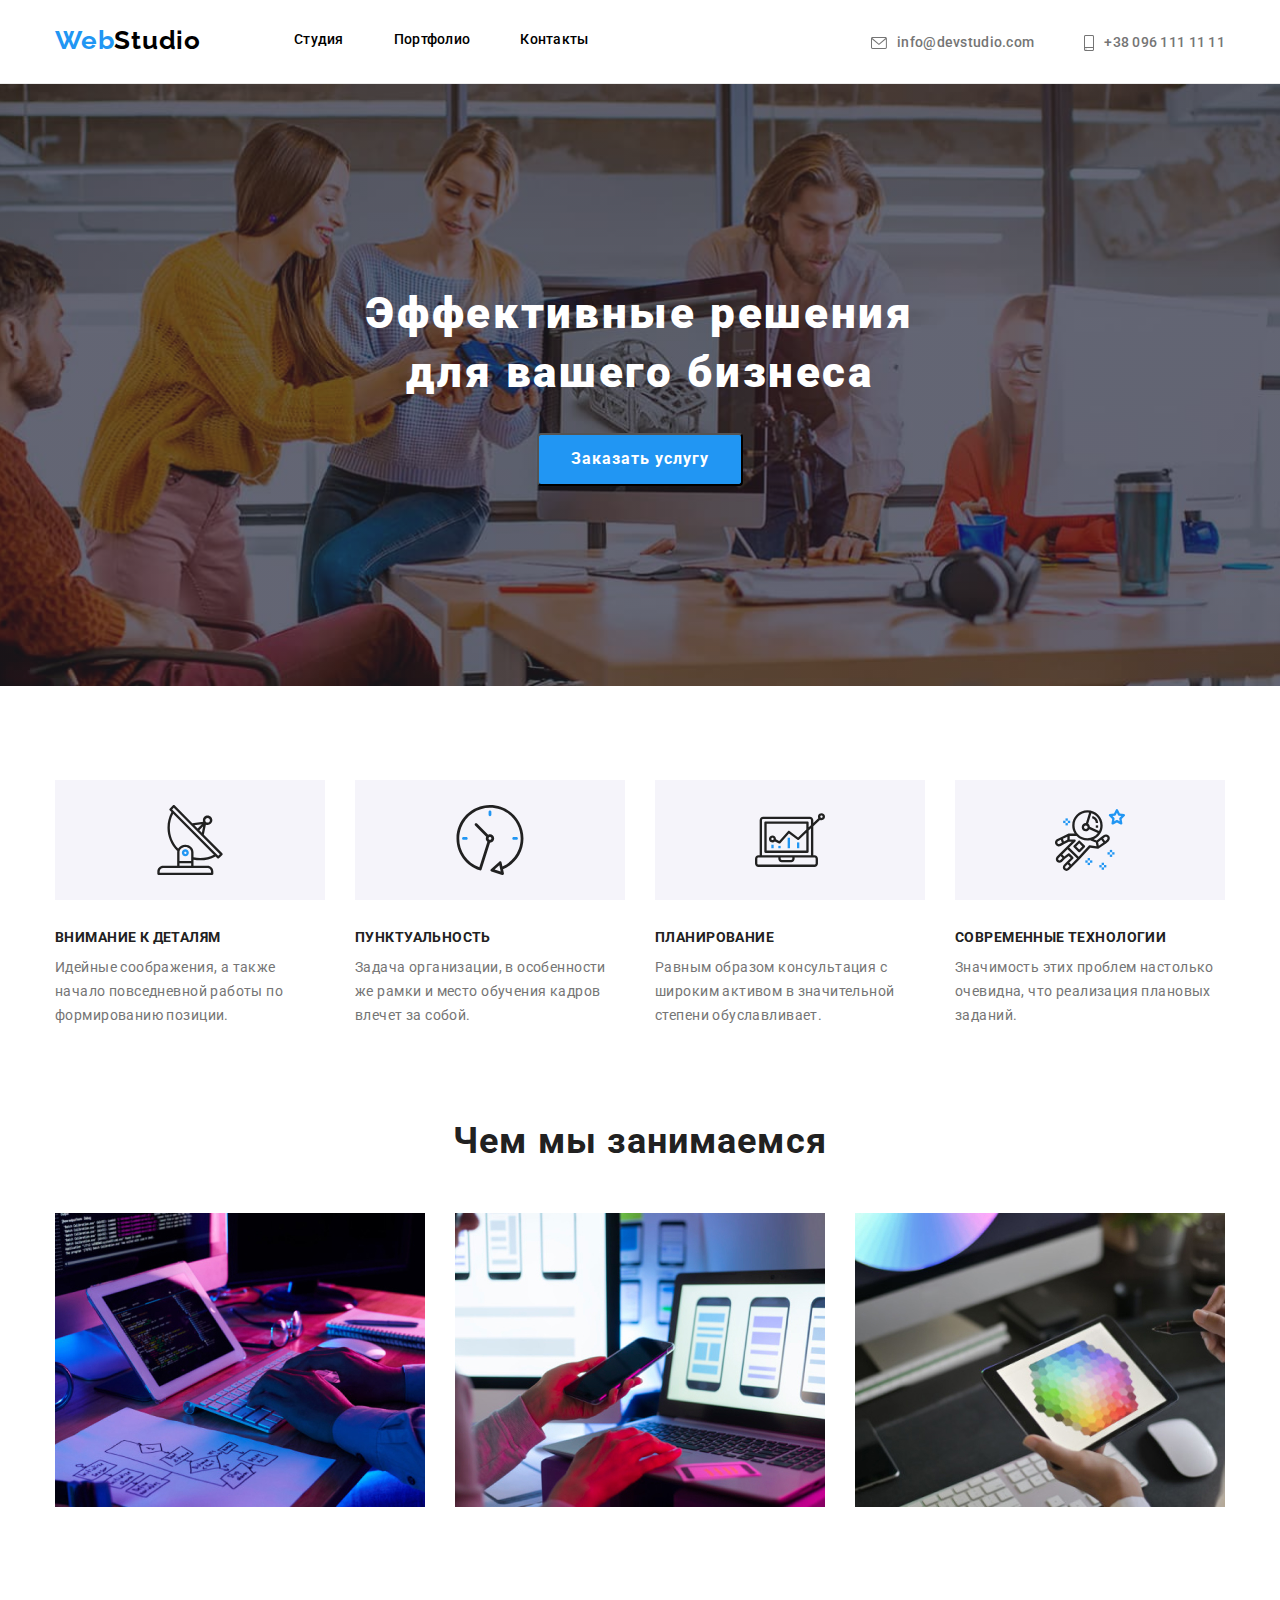
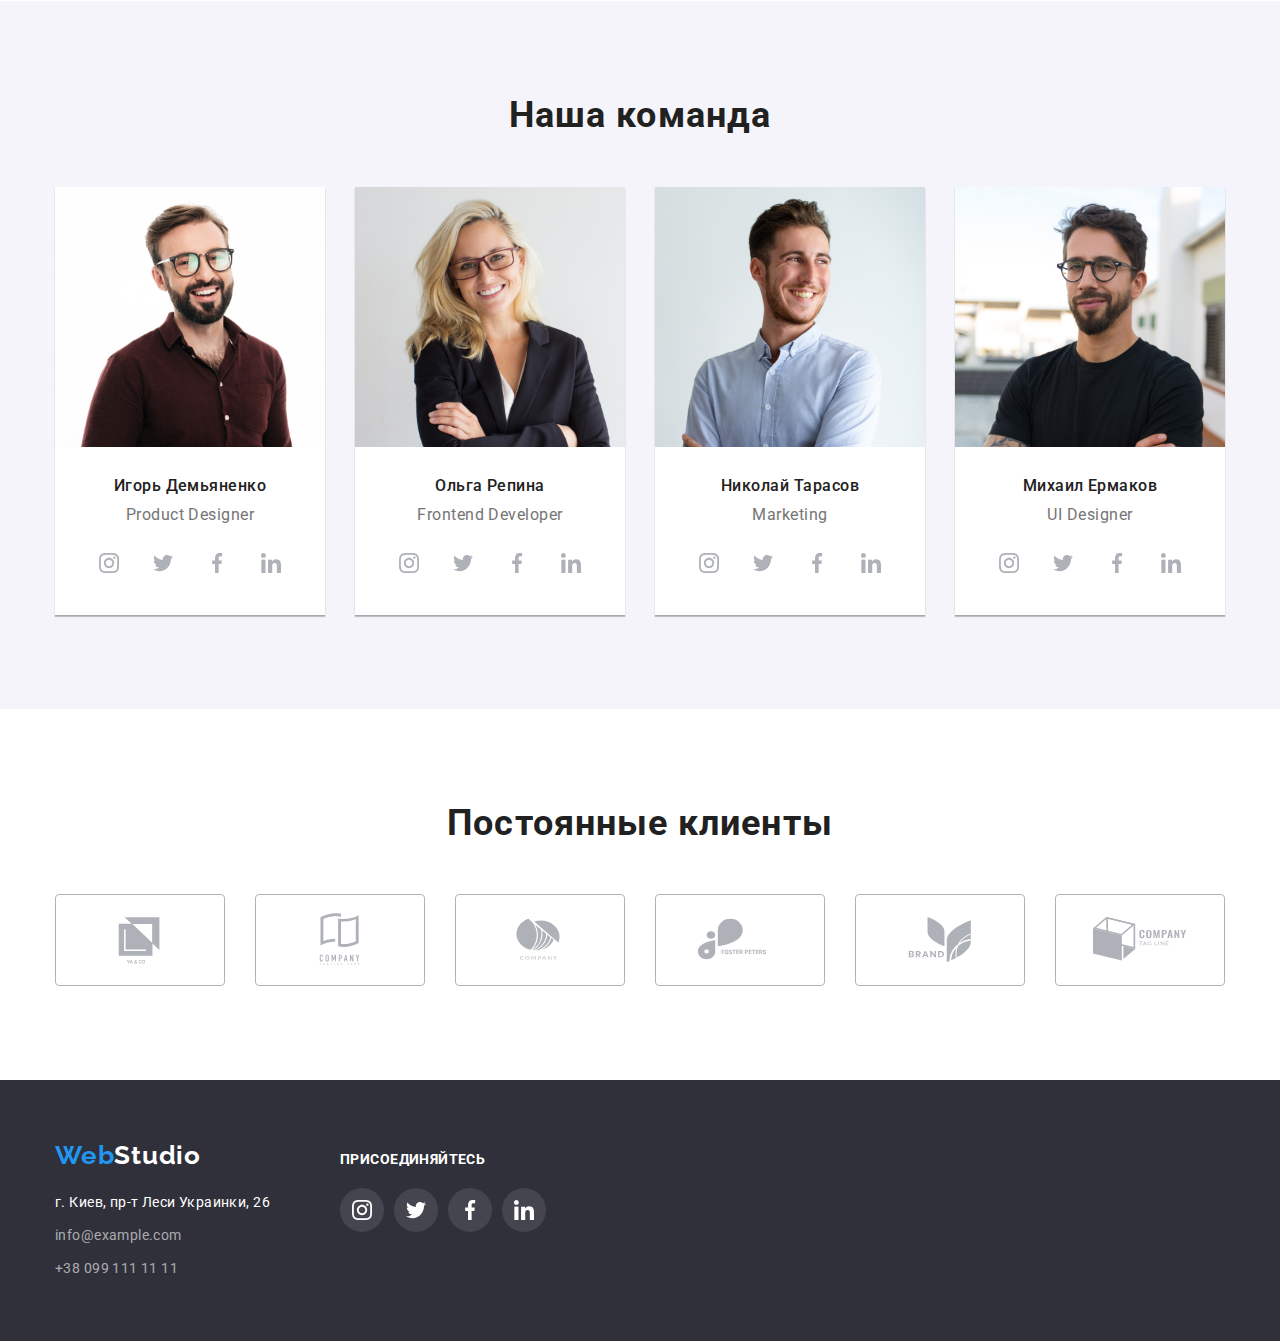
<file: index.html>
<!DOCTYPE html>
<html lang="ru">
<head>
    <meta charset="UTF-8">
    <meta http-equiv="X-UA-Compatible" content="IE=edge">
    <meta name="viewport" content="width=device-width, initial-scale=1.0">
    <link href="https://fonts.googleapis.com/css2?family=Raleway:wght@700&family=Roboto:wght@400;500;700;900&display=swap"
        rel="stylesheet">
    <title lang="en">WebStudio</title>
    <link rel="stylesheet" href="https://cdnjs.cloudflare.com/ajax/libs/modern-normalize/1.1.0/modern-normalize.css"
        integrity="sha512-Y0MM+V6ymRKN2zStTqzQ227DWhhp4Mzdo6gnlRnuaNCbc+YN/ZH0sBCLTM4M0oSy9c9VKiCvd4Jk44aCLrNS5Q=="
        crossorigin="anonymous" referrerpolicy="no-referrer" />
    <link rel="stylesheet" href="./css/styles.css">
</head>
<body>
    <header class="header">
        <div class="container flex-container">
            <nav class="header-nav-container">
                <a class="logo" lang="en" href=""><span class="logo-web">Web</span>Studio</a>
                <ul class="header-list list">
                    <li class="header-list-item"><a class="header-list-item-link" href="./index.html">Студия</a></li>
                    <li class="header-list-item"><a class="header-list-item-link" href="./portfolio.html">Портфолио</a>
                    </li>
                    <li class="header-list-item"><a class="header-list-item-link" href="">Контакты</a></li>
                </ul>
            </nav>
            <ul class="header-contacts list">
                <li class="contacts-item">
                    <a class="contacts-item-link"href="mailto:info@devstudio.com ">
                        <svg class="icon-contact-item" >
                            <use href="./images/portfolio/icon/icons.svg#icon-envelope"></use>
                        </svg>info@devstudio.com</a>
                </li>
                <li class="contacts-item">
                    <a class="contacts-item-link" href="tel:+380961111111">
                        <svg class="icon-contact-item smartphone">
                            <use href="./images/portfolio/icon/icons.svg#icon-smartphone"></use>
                        </svg> 
                        +38 096 111 11 11
                    </a>
                </li>
            </ul>
        </div>
    </header>
        <main class="main">
                <section class="main-decision-section">
                    <div class="container">
                        <h1 class="main-title-business">Эффективные решения <br> для вашего бизнеса</h1>
                        <button class="model-button button" type="button">Заказать услугу</button>
                    </div>
                </section>
            <section class="main-description-section section">
                <div class="container">
                    <h2 class="visually-hidden-title" lang="en">Properties</h2>
                    <ul class="main-properties-list list">
                        <li class="main-properties-list-item">
                            <div class="icon-container">
                                <svg class="icon">
                                    <use href="./images/portfolio/icon/icons.svg#icon-antenna"></use>
                                </svg>
                            </div>
                            <h3 class="business-title">Внимание к деталям</h3>
                            <p class="business-description">Идейные соображения, а также начало повседневной работы по формированию позиции.
                            </p>
                        </li>
                        <li class="main-properties-list-item">
                            <div class="icon-container">
                                <svg class="icon">
                                    <use href="./images/portfolio/icon/icons.svg#icon-clock"></use>
                                </svg>
                            </div>
                            <h3 class="business-title">Пунктуальность</h3>
                            <p class="business-description">Задача организации, в особенности же рамки и место обучения кадров влечет за
                                собой.</p>
                        </li>
                        <li class="main-properties-list-item">
                            <div class="icon-container">
                                <svg class="icon">
                                    <use href="./images/portfolio/icon/icons.svg#icon-diagram"></use>
                                </svg>
                            </div>
                            <h3 class="business-title">Планирование</h3>
                            <p class="business-description">Равным образом консультация с широким активом в значительной степени
                                обуславливает.</p>
                        </li>
                        <li class="main-properties-list-item">
                            <div class="icon-container">
                                <svg class="icon">
                                    <use href="./images/portfolio/icon/icons.svg#icon-astronaut"></use>
                                </svg>
                            </div>
                            <h3 class="business-title">Современные технологии</h3>
                            <p class="business-description">Значимость этих проблем настолько очевидна, что реализация плановых заданий.</p>
                        </li>
                    </ul>
                </div>
            </section>
            <section class="our-job-section section">
                <div class="container">
                    <h2 class="job-title">Чем мы занимаемся</h2>
                    <ul class="example-images list">
                        <li class="example-img-item">
                            <img src="./images/business1.jpg" width="370" alt="печать на клавиатуре">
                        </li>
                        <li class="example-img-item">
                            <img src="./images/business2.jpg" width="370" alt="телефон в руке">
                        </li>
                        <li class="example-img-item">
                            <img src="./images/business3.jpg" width="370" alt="работа на планшете">
                        </li>
                    </ul>
                </div>
            </section>
            <section class="team-section section">
                    <div class="container">
                        <h2 class="team-title">Наша команда</h2>
                        <ul class="team-list list">
                            <li class="studio-team-list-item">
                                <img class="team-person-photo" src="./images/team/Igor.jpg" width="270" alt="мужчина в очках улыбается">
                                <div class="team-description-section">
                                    <h3 class="team-person-title">Игорь Демьяненко</h3>
                                    <p class="team-person-description">Product Designer</p>
                                    <ul class="list icon-team-network-list">
                                        <li class="icon-team-network-item">
                                            <a class="icon-background-team" href="">
                                                <svg class="icon-team">
                                                    <use href="./images/portfolio/icon/icons.svg#icon-instagram"></use>
                                                </svg>
                                            </a> 
                                        </li>
                                        <li class="icon-team-network-item">
                                            <a class="icon-background-team" href="">
                                                <svg class="icon-team">
                                                    <use href="./images/portfolio/icon/icons.svg#icon-twitter"></use>
                                                </svg>
                                            </a>
                                        </li>
                                        <li class="icon-team-network-item">
                                            <a class="icon-background-team" href="">
                                                <svg class="icon-team">
                                                    <use href="./images/portfolio/icon/icons.svg#icon-facebook"></use>
                                                </svg>
                                            </a>
                                        </li>
                                        <li class="icon-team-network-item">
                                            <a class="icon-background-team" href="">
                                                <svg class="icon-team">
                                                    <use href="./images/portfolio/icon/icons.svg#icon-linkedin"></use>
                                                </svg>
                                            </a>
                                        </li>
                                    </ul>
                                </div>
                            </li>
                            <li class="studio-team-list-item">
                                <img class="team-person-photo" src="./images/team/Olga.jpg" width="270" alt="девушка улыбается">
                                <div class="team-description-section">
                                    <h3 class="team-person-title">Ольга Репина</h3>
                                    <p class="team-person-description">Frontend Developer</p>
                                    <ul class="list icon-team-network-list">
                                        <li class="icon-team-network-item">
                                            <a class="icon-background-team" href="">
                                                <svg class="icon-team">
                                                    <use href="./images/portfolio/icon/icons.svg#icon-instagram"></use>
                                                </svg>
                                            </a> 
                                        </li>
                                        <li class="icon-team-network-item">
                                            <a class="icon-background-team" href="">
                                                <svg class="icon-team">
                                                    <use href="./images/portfolio/icon/icons.svg#icon-twitter"></use>
                                                </svg>
                                            </a>
                                        </li>
                                        <li class="icon-team-network-item">
                                            <a class="icon-background-team" href="">
                                                <svg class="icon-team">
                                                    <use href="./images/portfolio/icon/icons.svg#icon-facebook"></use>
                                                </svg>
                                            </a>
                                        </li>
                                        <li class="icon-team-network-item">
                                            <a class="icon-background-team" href="">
                                                <svg class="icon-team">
                                                    <use href="./images/portfolio/icon/icons.svg#icon-linkedin"></use>
                                                </svg>
                                            </a>
                                        </li>
                                    </ul>
                                </div>
                            </li>
                            <li class="studio-team-list-item">
                                <img class="team-person-photo" src="./images/team/Nikolai.jpg" width="270" alt="мужчина улыбается">
                                <div class="team-description-section">
                                    <h3 class="team-person-title">Николай Тарасов</h3>
                                    <p class="team-person-description">Marketing</p>
                                    <ul class="list icon-team-network-list">
                                        <li class="icon-team-network-item">
                                            <a class="icon-background-team" href="">
                                                <svg class="icon-team">
                                                    <use href="./images/portfolio/icon/icons.svg#icon-instagram"></use>
                                                </svg>
                                            </a> 
                                        </li>
                                        <li class="icon-team-network-item">
                                            <a class="icon-background-team" href="">
                                                <svg class="icon-team">
                                                    <use href="./images/portfolio/icon/icons.svg#icon-twitter"></use>
                                                </svg>
                                            </a>
                                        </li>
                                        <li class="icon-team-network-item">
                                            <a class="icon-background-team" href="">
                                                <svg class="icon-team">
                                                    <use href="./images/portfolio/icon/icons.svg#icon-facebook"></use>
                                                </svg>
                                            </a>
                                        </li>
                                        <li class="icon-team-network-item">
                                            <a class="icon-background-team" href="">
                                                <svg class="icon-team">
                                                    <use href="./images/portfolio/icon/icons.svg#icon-linkedin"></use>
                                                </svg>
                                            </a>
                                        </li>
                                    </ul>
                                </div> 
                            </li>
                            <li class="studio-team-list-item">
                                <img class="team-person-photo" src="./images/team/Michael.jpg" width="270" alt="Мужчина в очках">
                                <div class="team-description-section">
                                    <h3 class="team-person-title">Михаил Ермаков</h3>
                                    <p class="team-person-description">UI Designer</p>
                                    <ul class="list icon-team-network-list">
                                        <li class="icon-team-network-item">
                                            <a class="icon-background-team" href="">
                                                <svg class="icon-team">
                                                    <use href="./images/portfolio/icon/icons.svg#icon-instagram"></use>
                                                </svg>
                                            </a> 
                                        </li>
                                        <li class="icon-team-network-item">
                                            <a class="icon-background-team" href="">
                                                <svg class="icon-team">
                                                    <use href="./images/portfolio/icon/icons.svg#icon-twitter"></use>
                                                </svg>
                                            </a>
                                        </li>
                                        <li class="icon-team-network-item">
                                            <a class="icon-background-team" href="">
                                                <svg class="icon-team">
                                                    <use href="./images/portfolio/icon/icons.svg#icon-facebook"></use>
                                                </svg>
                                            </a>
                                        </li>
                                        <li class="icon-team-network-item">
                                            <a class="icon-background-team" href="">
                                                <svg class="icon-team">
                                                    <use href="./images/portfolio/icon/icons.svg#icon-linkedin"></use>
                                                </svg>
                                            </a>
                                        </li>
                                    </ul>
                                </div>
                            </li>
                        </ul>
                    </div>
            </section>
            <section class="clients-section section">
                <div class="container">
                    <h2 class="clients-title">Постоянные клиенты</h2>
                    <ul class="clients-list-example list">
                        <li class="clients-list-item">
                            <a class="clients-list-link" href="">
                                <svg class="clients-icon">
                                    <use href="./images/portfolio/icon/icons.svg#icon-ya-co-logo"></use>
                                </svg>
                            </a>
                        </li>
                        <li class="clients-list-item">
                            <a class="clients-list-link" href="">
                                <svg class="clients-icon">
                                    <use href="./images/portfolio/icon/icons.svg#icon-company-tagline-logo"></use>
                                </svg>
                            </a>
                        </li>
                        <li class="clients-list-item">
                            <a class="clients-list-link" href="">
                                <svg class="clients-icon">
                                    <use href="./images/portfolio/icon/icons.svg#icon-company-logo"></use>
                                </svg>
                            </a>
                        </li>
                        <li class="clients-list-item">
                            <a class="clients-list-link" href="">
                                <svg class="clients-icon">
                                    <use href="./images/portfolio/icon/icons.svg#icon-fosters-peters-logo"></use>
                                </svg>
                            </a>
                        </li>
                        <li class="clients-list-item">
                            <a class="clients-list-link" href="">
                                <svg class="clients-icon">
                                    <use href="./images/portfolio/icon/icons.svg#icon-brand-logo"></use>
                                </svg>
                            </a>
                        </li>
                        <li class="clients-list-item">
                            <a class="clients-list-link" href="">
                                <svg class="clients-icon">
                                    <use href="./images/portfolio/icon/icons.svg#icon-tag-line-logo"></use>
                                </svg>
                            </a>
                        </li>
                    </ul>
                    </section>
                </div>
        </main>
        <footer class="footer">
            <div class="container flex-container">
                <div class="footer-adress">
                    <a class="footer-logo" lang="en" href=""><span class="logo-web">Web</span>Studio</a>
                    <address class="address">
                        <ul class="list">
                            <li class="address-list-item"> <a class="list-item adress map" href="https://goo.gl/maps/zFuHG1yWftqur64G7"
                                    target="_blank" rel="noopener norefferer">г. Киев, пр-т
                                    Леси Украинки, 26</a></li>
                            <li class="address-list-item">
                                <a class="list-item" href="mailto:info@example.com ">info@example.com</a>
                            </li>
                            <li class="address-list-item">
                                <a class="list-item" href="tel:+380991111111">+38 099 111 11 11</a>
                            </li>
                        </ul>
                    </address>
                </div>
                <div class="footer-media">
                    <section class="join-section">
                        <h2 class="join-section-title">Присоединяйтесь</h2>
                        <ul class="join-media-footer list">
                            <li class="media-footer-list">
                                <a class="media-footer-link" href="">
                                    <svg class="icon-media-footer">
                                        <use href="./images/portfolio/icon/icons.svg#icon-instagram"></use>
                                    </svg>
                                </a>
                            </li>
                            <li class="media-footer-list" >
                                <a class="media-footer-link" href="">
                                    <svg class="icon-media-footer">
                                        <use href="./images/portfolio/icon/icons.svg#icon-twitter"></use>
                                    </svg>
                                </a>
                            </li>
                            <li class="media-footer-list">
                                <a class="media-footer-link" href="">
                                    <svg class="icon-media-footer">
                                        <use href="./images/portfolio/icon/icons.svg#icon-facebook"></use>
                                    </svg>
                                </a>
                            </li>
                            <li class="media-footer-list" >
                                <a class="media-footer-link" href="">
                                    <svg class="icon-media-footer">
                                        <use href="./images/portfolio/icon/icons.svg#icon-linkedin"></use>
                                    </svg>
                                </a>
                            </li>
                        </ul>
                    </section>
                </div>
            </div>
        </footer>
</body>
</html>
</file>
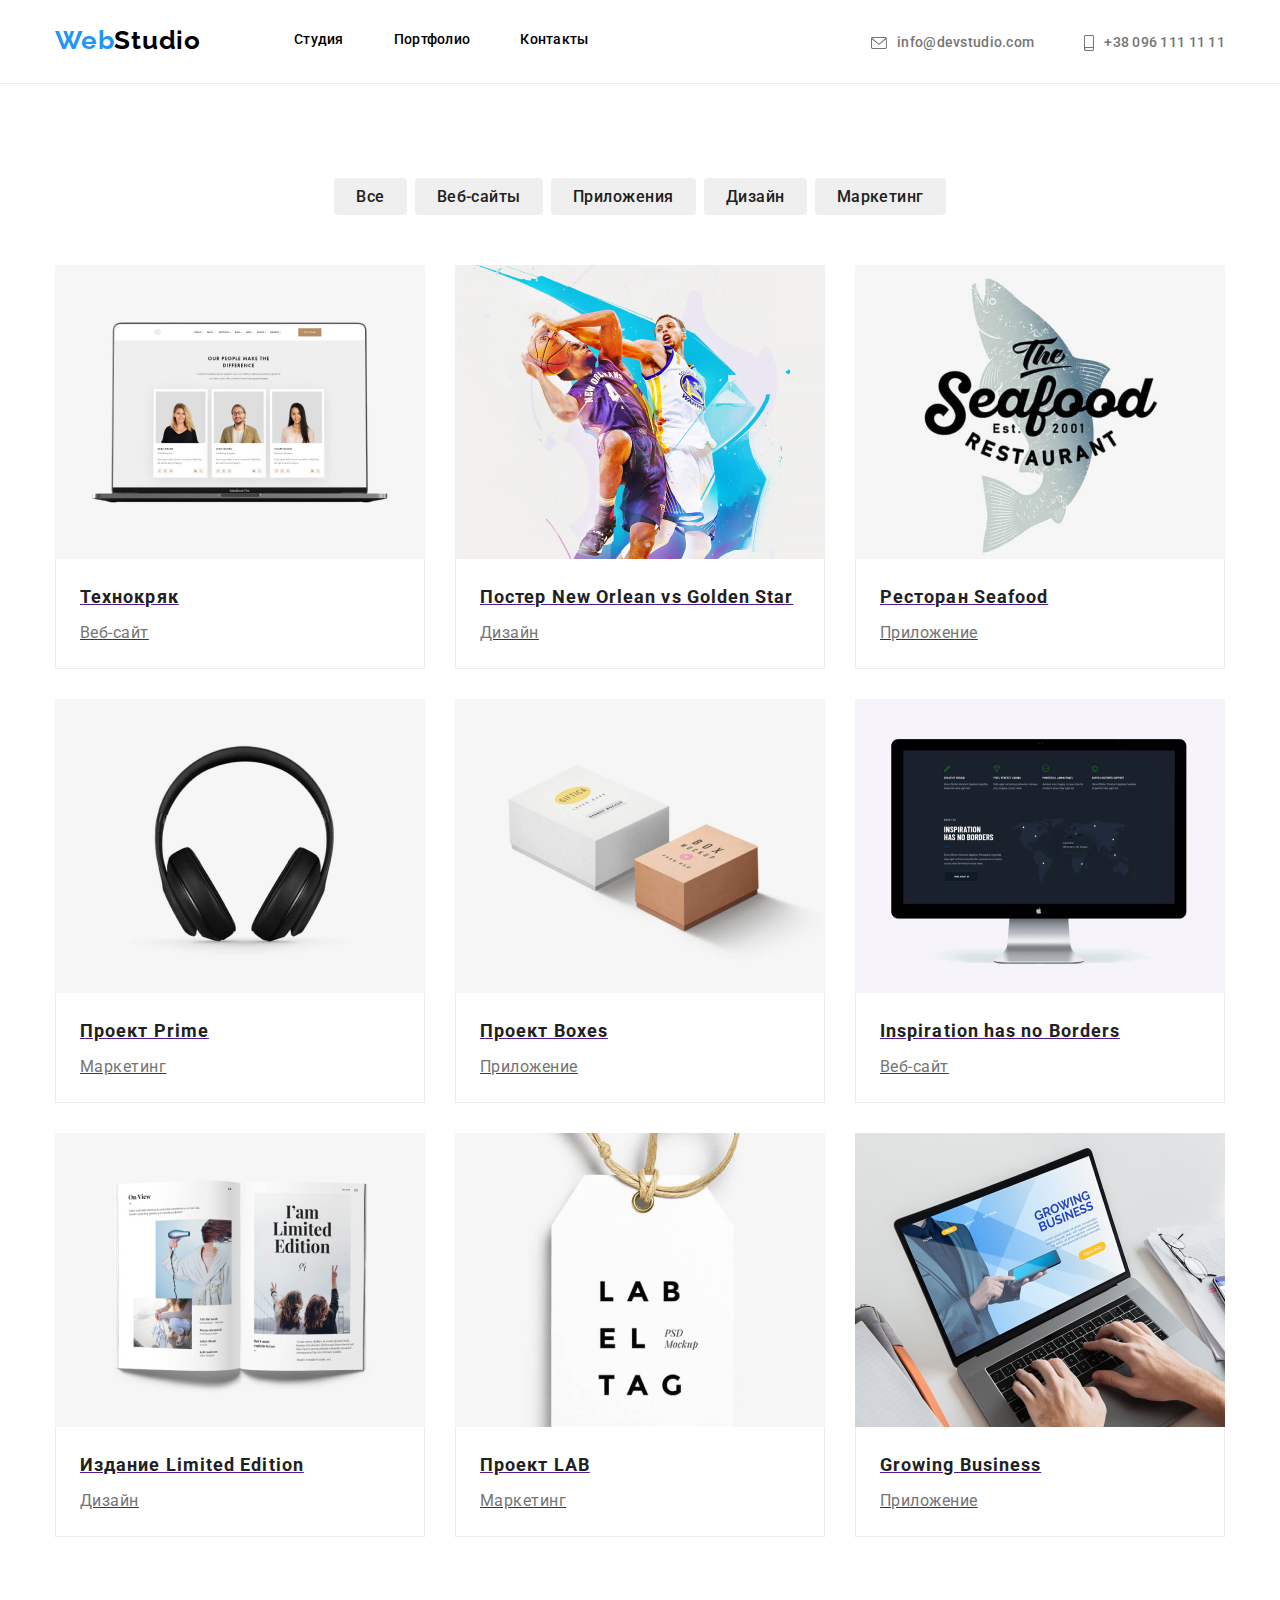
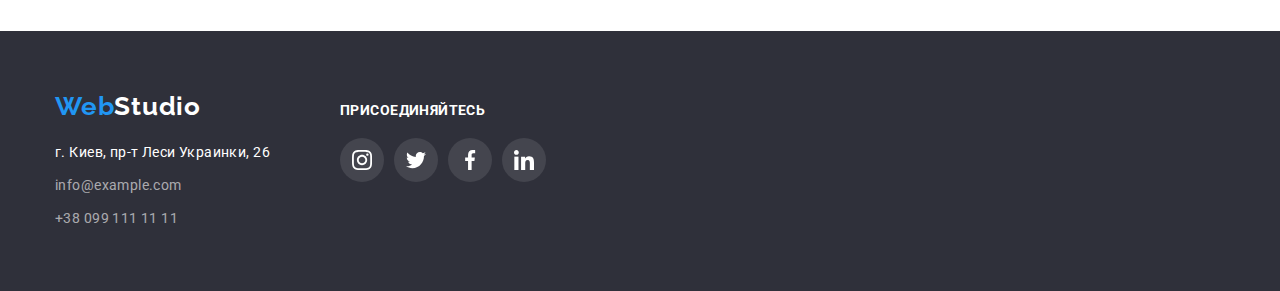
<file: portfolio.html>
<!DOCTYPE html>
<html lang="en">
<head>
    <meta charset="UTF-8">
    <meta http-equiv="X-UA-Compatible" content="IE=edge">
    <meta name="viewport" content="width=device-width, initial-scale=1.0">
    <link href="https://fonts.googleapis.com/css2?family=Raleway:wght@700&family=Roboto:wght@400;500;700;900&display=swap"
        rel="stylesheet">
    <link rel="stylesheet" href="https://cdnjs.cloudflare.com/ajax/libs/modern-normalize/1.1.0/modern-normalize.css"
            integrity="sha512-Y0MM+V6ymRKN2zStTqzQ227DWhhp4Mzdo6gnlRnuaNCbc+YN/ZH0sBCLTM4M0oSy9c9VKiCvd4Jk44aCLrNS5Q=="
            crossorigin="anonymous" referrerpolicy="no-referrer" />
    <link rel="stylesheet" href="./css/styles.css">
    <title>Portfolio</title>
</head>
<body>
    <header class="header">
        <div class="container flex-container">
            <nav class="header-nav-container">
                <a class="logo" lang="en" href=""><span class="logo-web">Web</span>Studio</a>
                <ul class="header-list list">
                    <li class="header-list-item"><a class="header-list-item-link" href="./index.html">Студия</a></li>
                    <li class="header-list-item"><a class="header-list-item-link" href="./portfolio.html">Портфолио</a>
                    </li>
                    <li class="header-list-item"><a class="header-list-item-link" href="">Контакты</a></li>
                </ul>
            </nav>
            <ul class="header-contacts list">
                <li class="contacts-item">
                    <a class="contacts-item-link" href="mailto:info@devstudio.com ">
                        <svg class="icon-contact-item">
                            <use href="./images/portfolio/icon/icons.svg#icon-envelope"></use>
                        </svg>info@devstudio.com</a>
                </li>
                <li class="contacts-item">
                    <a class="contacts-item-link" href="tel:+380961111111">
                        <svg class="icon-contact-item smartphone">
                            <use href="./images/portfolio/icon/icons.svg#icon-smartphone"></use>
                        </svg>
                        +38 096 111 11 11
                    </a>
                </li>
            </ul>
        </div>
    </header>
    <main class="main">
        <section class="section">
            <div class="container">
                <h1 class="visually-hidden-title">Portfolio</h1>
                <ul class="portfolio-nav-list list">
                    <li class="portfolio-nav-list-item">
                        <button class="portfolio-main-button button" type="button">Все</button>
                    </li>
                    <li class="portfolio-nav-list-item">
                        <button class="portfolio-main-button button " type="button">Веб-сайты</button>
                    </li>
                    <li class="portfolio-nav-list-item">
                        <button class="portfolio-main-button button" type="button">Приложения</button>
                    </li>
                    <li class="portfolio-nav-list-item">
                        <button class="portfolio-main-button button" type="button">Дизайн</button>
                    </li>
                    <li class="portfolio-nav-list-item">
                        <button class="portfolio-main-button button" type="button">Маркетинг</button>
                    </li>
                </ul>
                <ul class="main-portfolio-list list">
                    <li class="main-portfolio-list-item">
                       <a class="main-portfolio-list-link" href="">
                            <img src="./images/portfolio/tehnokryak.jpg" width="370" alt="ноутбук">
                            <div class="portfolio-description-section">
                                <h2 class="portfolio-title">Технокряк</h2>
                                <p class="portfolio-text">Веб-сайт</p>
                            </div>
                       </a>
                    </li>
                    <li class="main-portfolio-list-item">
                        <a class="main-portfolio-list-link" href="">
                            <img src="./images/portfolio/new-orlean.jpg" width="370" alt="парни играют в баскетбол">
                            <div class="portfolio-description-section">
                                <h2 class="portfolio-title">Постер New Orlean vs Golden Star</h2>
                                <p class="portfolio-text">Дизайн</p>
                            </div>
                        </a>
                    </li>
                    <li class="main-portfolio-list-item">
                       <a class="main-portfolio-list-link" href="">
                            <img src="./images/portfolio/seafood.jpg" width="370" alt="логотип рыба">
                            <div class="portfolio-description-section">
                                <h2 class="portfolio-title">Ресторан Seafood</h2>
                                <p class="portfolio-text">Приложение</p>
                            </div>
                       </a>
                    </li>
                    <li class="main-portfolio-list-item">
                        <a class="main-portfolio-list-link" href="">
                            <img src="./images/portfolio/prime.jpg" width="370" alt="наушники">
                            <div class="portfolio-description-section">
                                <h2 class="portfolio-title">Проект Prime</h2>
                                <p class="portfolio-text">Маркетинг</p>
                            </div>
                        </a>
                    </li>
                    <li class="main-portfolio-list-item">
                        <a class="main-portfolio-list-link" href="">
                            <img src="./images/portfolio/boxes.jpg" width="370" alt="две коробки">
                            <div class="portfolio-description-section">
                                <h2 class="portfolio-title">Проект Boxes</h2>
                                <p class="portfolio-text">Приложение</p>
                            </div>
                        </a>
                    </li>
                    <li class="main-portfolio-list-item">
                        <a class="main-portfolio-list-link" href="">
                            <img src="./images/portfolio/inspiration.jpg" width="370" alt="монитор">
                            <div class="portfolio-description-section">
                                <h2 class="portfolio-title">Inspiration has no Borders</h2>
                                <p class="portfolio-text">Веб-сайт</p>
                            </div>
                        </a>
                    </li>
                    <li class="main-portfolio-list-item">
                        <a class="main-portfolio-list-link" href="">
                            <img src="./images/portfolio/limited-edition.jpg" width="370" alt="книга">
                            <div class="portfolio-description-section">
                                <h2 class="portfolio-title">Издание Limited Edition</h2>
                                <p class="portfolio-text">Дизайн</p>
                            </div>
                        </a>
                    </li>
                    <li class="main-portfolio-list-item">
                        <a class="main-portfolio-list-link" href="">
                            <img src="./images/portfolio/lab.jpg" width="370" alt="лэйбл">
                            <div class="portfolio-description-section">
                                <h2 class="portfolio-title">Проект LAB</h2>
                                <p class="portfolio-text">Маркетинг</p>
                            </div>
                        </a>
                    </li>
                    <li class="main-portfolio-list-item">
                        <a class="main-portfolio-list-link" href="">
                            <img src="./images/portfolio/growing-business.jpg" width="370" alt="ноутбук">
                            <div class="portfolio-description-section">
                                <h2 class="portfolio-title">Growing Business</h2>
                                <p class="portfolio-text">Приложение</p>
                            </div>
                        </a>
                    </li>
                </ul>
            </div>
        </section>
    </main>
    <footer class="footer">
        <div class="container flex-container">
            <div class="footer-adress">
                <a class="footer-logo" lang="en" href=""><span class="logo-web">Web</span>Studio</a>
                <address class="address">
                    <ul class="list">
                        <li class="address-list-item"> <a class="list-item adress map"
                                href="https://goo.gl/maps/zFuHG1yWftqur64G7" target="_blank" rel="noopener norefferer">г.
                                Киев, пр-т
                                Леси Украинки, 26</a></li>
                        <li class="address-list-item">
                            <a class="list-item" href="mailto:info@example.com ">info@example.com</a>
                        </li>
                        <li class="address-list-item">
                            <a class="list-item" href="tel:+380991111111">+38 099 111 11 11</a>
                        </li>
                    </ul>
                </address>
            </div>
            <div class="footer-media">
                <section class="join-section">
                    <h2 class="join-section-title">Присоединяйтесь</h2>
                    <ul class="join-media-footer list">
                        <li class="media-footer-list">
                            <a class="media-footer-link" href="">
                                <svg class="icon-media-footer">
                                    <use href="./images/portfolio/icon/icons.svg#icon-instagram"></use>
                                </svg>
                            </a>
                        </li>
                        <li class="media-footer-list">
                            <a class="media-footer-link" href="">
                                <svg class="icon-media-footer">
                                    <use href="./images/portfolio/icon/icons.svg#icon-twitter"></use>
                                </svg>
                            </a>
                        </li>
                        <li class="media-footer-list">
                            <a class="media-footer-link" href="">
                                <svg class="icon-media-footer">
                                    <use href="./images/portfolio/icon/icons.svg#icon-facebook"></use>
                                </svg>
                            </a>
                        </li>
                        <li class="media-footer-list">
                            <a class="media-footer-link" href="">
                                <svg class="icon-media-footer">
                                    <use href="./images/portfolio/icon/icons.svg#icon-linkedin"></use>
                                </svg>
                            </a>
                        </li>
                    </ul>
                </section>
            </div>
        </div>
    </footer>
</body>
</html>
</file>
<file: css/styles.css>
:root{
    --focus-color: #2196F3;
    --title-color: #212121;
    --contact-color: #757575;
    --model-button: #188CE8;
    --basic-color: #000;
    --border-line-color: #ECECEC;
    --icon-color: #F5F4FA;
    --icon-border-color: #AFB1B8;
}
html {
    box-sizing: border-box;
}

h1,
h2,
h3,
h4,
h5,
h6,
p {
    margin-top: 0px;
    margin-bottom: 0px
}

ul,
ol {
    margin-top: 0px;
    margin-bottom: 0px;
    padding-left: 0px;
}

img {
    display: block;
}

.list{
    list-style: none;
    
}
.link{
    text-decoration: none;
}


body {
    font-family: Roboto;
    color: var(--basic-color);
    background-color: #fff;
    margin: 0 auto;
    
}

.button{
    cursor: pointer;
}

/*--------Оболочка----------*/
.container{
    width: 1200px;
    padding: 0px 15px;
    margin: 0 auto;
}
.flex-container {
    display: flex;
    align-items: baseline;
}

.section{
    padding: 94px 0;
}


/*-----Header-----*/
.header {
    border-bottom: 1px solid var(--border-line-color);
}


.logo{
    font-family: 'Raleway';
    font-weight: 700;
    font-size: 26px;
    line-height: 1.19;
    letter-spacing: 0.03em;
    text-decoration: none;
    color: var(--basic-color);
    margin-right: 93px;
}
.logo-web{
    color: var(--focus-color);
}
.header-nav-container{
    display: flex;
    align-items: center;
}
.header-list {
    font-weight: 500;
    font-size: 14px;
    line-height: 1.14;
    letter-spacing: 0.02em;
    color: var(--title-color);
    display: flex;
}
.header-list-item:not(:last-child) {
    margin-right: 50px;
}

.header-list-item-link {
    display: block;
    padding: 32px 0;
    color: var(--basic-color);
    text-decoration: none;
}


.header-list-item-link:hover,
.header-list-item-link:focus{
    color: var(--focus-color);
}

.header-contacts{
    display: flex;
    align-items: center;
    margin-left: auto;
}
.contacts-item:not(:last-child){
    margin-right: 50px;
}
.contacts-item-link{
    display: flex;
    align-items: center;
    font-weight: 500;
    font-size: 14px;
    line-height: 1.14;
    letter-spacing: 0.02em;
    color: var(--contact-color);
    text-decoration: none;  
    padding: 32px 0;
}

.contacts-item-link:hover ,
.contacts-item-link:focus {
    color: var(--focus-color);
   
}

.contacts-item-link:hover .icon-envelope-item{
    fill: var(--focus-color);
}


/*-----Main------*/

.main-decision-section{
    margin: 0 auto;
    background-color: #2F303A;
    padding-top: 200px;
    padding-bottom: 200px;
    text-align: center;
    background-image: linear-gradient( to right, rgba(47, 48, 58, 0.4), rgba(47, 48, 58, 0.4)), url(
    "../images/portfolio/bg-img.jpg");
    background-size: cover;
    background-repeat: no-repeat;
    background-position: center;
    max-width: 1600px;

}

/*----------ICON---------*/
.icon-contact-item{
    margin-right: 10px;
    fill: var(--contact-color);
    width: 16px;
    height: 12px;


}
.contacts-item-link:hover .icon-contact-item,
.contacts-item-link:focus .icon-contact-item{
    fill: var(--focus-color);
}.smartphone{
    width: 10px;
    height: 16px;
}
.icon-container{
    background-color: var(--icon-color);
    width: 270px;
    height: 120px;
    margin-bottom: 30px;
    display: flex;
    justify-content: center;
    align-items: center;
}


.icon{
    width: 70px;
    height: 70px;
    
   
}

/*---------------------ICON-TEAM--------------------------*/
.icon-team{
    width: 20px;
    height: 20px;
    fill: currentColor;
}



.icon-team-network-list {
    display: flex;
    justify-content: center;
}


.icon-team-network-item:not(:last-child) {
    margin-right: 10px;
}

.icon-background-team {
    height: 44px;
    width: 44px;
    display: flex;
    align-items: center;
    justify-content: center;
    border-radius: 50%;
    color: var(--icon-border-color);
}

.icon-background-team:hover,
.icon-background-team:focus {
    background-color: var(--focus-color);
    color: #fff;
}



.portfolio-nav-list{
    display: flex;
    justify-content: center;
    margin-bottom: 50px;
    
}

.portfolio-nav-list-item:not(:last-child){
    margin-right: 8px;
}

.main-portfolio-list{
    display: flex;
    flex-wrap: wrap; 
    margin: 0 auto;
 
}
.main-portfolio-list-item{
    margin-bottom: 30px;

}
.main-portfolio-list-item:not(:nth-child(3n)){
    margin-right: 30px;
}

.main-portfolio-list-item:nth-last-child(-n+3){
    margin-bottom: 0px;
}

.main-portfolio-list-link{
    display: block;
}
.main-portfolio-list-link:hover,
.main-portfolio-list-link:focus{
    box-shadow: 1px 4px 6px rgba(0, 0, 0, 0.16), 0px 4px 4px rgba(0, 0, 0, 0.25);
}

.portfolio-description-section{
    padding-top: 20px;
    padding-right: 24px;
    padding-bottom: 20px;
    padding-left: 24px;
    border-right: 1px solid var(--border-line-color);
    border-bottom: 1px solid var(--border-line-color);
    border-left: 1px solid var(--border-line-color);
}
.main-properties-list{
    display: flex;
   
}

.main-properties-list-item:not(:last-child){
    margin-right: 30px;
}

.main-title-business{
    font-weight: 900;
    font-size: 44px;
    line-height: 1.36;
    letter-spacing: 0.06em;
    color: #fff;
    text-align: center;
    margin-bottom: 30px;
}

.model-button{
    color: #fff;
    background-color: var(--focus-color);
    font-weight: 700;
    font-size: 16px;
    line-height: 1.8;
    letter-spacing: 0.06em;
    padding: 10px 32px;
    border-radius: 4px;
    text-align: center;

}

.model-button:hover,
.model-button:focus{
    background-color: var(--model-button);
}

.business-title{
    font-weight: 700;
    font-size: 14px;
    line-height: 1.14;
    letter-spacing: 0.03em;
    color: var(--title-color);
    text-transform: uppercase;
    margin-bottom: 10px;
}

.visually-hidden-title {
    position: absolute;
    width: 1px;
    height: 1px;
    margin: -1px;
    border: 0;
    padding: 0;
    white-space: nowrap;
    clip-path: inset(100%);
    clip: rect(0 0 0 0);
    overflow: hidden;  
}



.business-description{
    font-weight: 400;
    font-size: 14px;
    line-height: 1.7;
    letter-spacing: 0.03em;
    color: var(--contact-color);
}

.our-job-section{
    padding-top: 0;
}

.job-title{
    font-weight: 700;
    font-size: 36px;
    line-height: 1.16;
    letter-spacing: 0.03em;
    color: var(--title-color);
    text-align: center;
    margin-bottom: 50px;
}

.example-images{
    display: flex;
    justify-content: center;
    
}

.example-img-item:not(:last-child){
    margin-right: 30px;
    
}
.team-section{
    background-color: #F5F4FA;
    
}

.studio-team-list-item{
    background-color: #fff;
    text-align: center;
    box-shadow: 0px 2px 1px rgba(0, 0, 0, 0.2), 0px 1px 1px rgba(0, 0, 0, 0.14);
}

.team-title{
    font-weight: 700;
    font-size: 36px;
    line-height: 1.16;
    letter-spacing: 0.03em;
    color: var(--title-color);
    text-align: center;
    margin-bottom: 50px;
}

.team-list{
    display: flex;
    justify-content: center;
}

.studio-team-list-item:not(:last-child){
    margin-right: 30px;

}

.team-description-section{
    padding: 30px 0;
}

.team-person-title{
    font-weight: 500;
    font-size: 16px;
    line-height: 1.18;
    letter-spacing: 0.03em;
    color: var(--title-color);
    margin-bottom: 10px;
}

.team-person-description{
    font-weight: 400;
    font-size: 16px;
    line-height: 1.18;
    letter-spacing: 0.03em;
    color: var(--contact-color);
    margin-bottom: 16px;

}


.portfolio-main-button{
    font-family: 'Roboto';
    font-weight: 500;
    font-size: 16px;
    line-height: 1.6;
    text-align: center;
    letter-spacing: 0.03em;
    color: var(--title-color);
    border-radius: 4px;
    border: none;
    padding-top: 6px;
    padding-bottom: 6px;
    padding-right: 22px;
    padding-left: 22px;
}

.portfolio-main-button:hover,
.portfolio-main-button:focus{
    background-color: var(--focus-color);
    color: #fff;
    box-shadow: 0px 4px 4px #00000025;
}
.portfolio-title{
    font-weight: 700;
    font-size: 18px;
    line-height: 2;
    letter-spacing: 0.06em;
    color: var(--title-color);
    margin-bottom: 4px;
}

.portfolio-text{
    font-weight: 400;
    font-size: 16px;
    line-height: 1.8;
    letter-spacing: 0.03em;
    color: var(--contact-color);
}


/*-----------------OUR-CLIENTS---------------------*/


.clients-title {
    font-weight: 700;
    font-size: 36px;
    line-height: 1.16;
    text-align: center;
    letter-spacing: 0.03em;
    color: var(--title-color);
    margin-bottom: 50px;
}

.clients-list-example {
    display: flex;
    justify-content: center;

}

.clients-list-item{
    width: 170px;
    height: 92px;
    
}
.clients-list-item:not(:last-child) {
    margin-right: 30px;
}
.clients-list-link{
    width: 100%;
    height: 100%;
    border: 1px solid var(--icon-border-color);
    border-radius: 4px;
    display: flex;
    justify-content: center;
    align-items: center;
    color: var(--icon-border-color);
}

.clients-list-link:hover,
.clients-list-link:focus {
    color: var(--focus-color);
    border-color: var(--focus-color);
}

.clients-icon {
    width: 106px;
    height: 60px;
    fill: currentColor;
}


/*-----Footer------*/
.footer{
    background-color: #2F303A;
    padding: 60px 0;  
}
.footer-logo{
    color: #fff;
    font-family: 'Raleway';
    font-weight: 700;
    font-size: 26px;
    line-height: 1.19;
    letter-spacing: 0.03em;
    text-decoration: none;
    display: inline-block;
    margin-bottom: 20px;
    
}

.address{
    font-style: normal;
    font-weight: 400;
    font-size: 14px;
    line-height: 1.71;
    letter-spacing: 0.03em;
  
}

.address-list-item:not(:last-child) {
    margin-bottom: 9px;
}


.list-item{
    text-decoration: none;
    color: #ffffff99;
}

.list-item:hover,
.list-item:focus{
    color: var(--focus-color);
}


.map{
    color: #fff;
}

/*------------------PROPOSAL-----------------*/

.join-section-title{
    font-weight: 700;
    font-size: 14px;
    line-height: 1.14;
    letter-spacing: 0.03em;
    text-transform: uppercase;
    margin-bottom: 20px;
    color: #fff;
}
.footer-adress{
    margin-right: 70px;
}


.join-media-footer {
    display: flex;
}



.media-footer-list:not(:last-child) {
        margin-right: 10px;
}


.media-footer-link {
    display: flex;
    border-radius: 50%;
    background-color: rgb(255, 255, 255,0.1);
    width: 44px;
    height: 44px;
    align-items: center;
    justify-content: center;
}
.media-footer-link:hover,
.media-footer-link:focus {
    background-color: var(--focus-color);
}

.icon-media-footer {
    width: 20px;
    height: 20px;
    fill: #fff;
}
</file>
